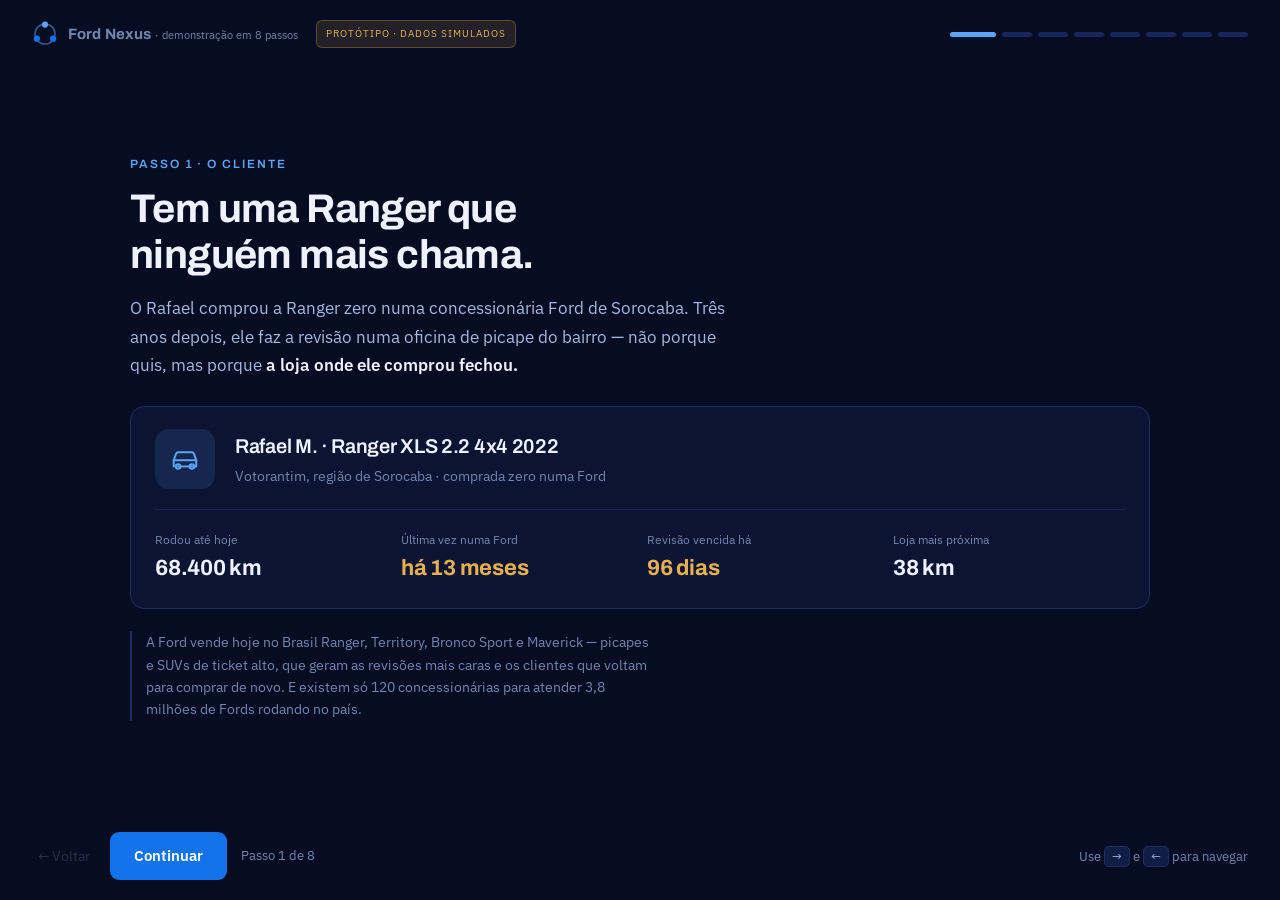
<file: index.html>
<!doctype html>
<html lang="pt-BR">
<head>
<meta charset="utf-8">
<meta name="viewport" content="width=device-width, initial-scale=1">
<title>Ford Nexus em 8 passos</title>
<meta name="description" content="Demonstração guiada: do carro que ninguém mais chama até o resultado em doze meses. Projeto acadêmico FIAP — dados simulados.">
<meta name="color-scheme" content="dark">
<meta name="theme-color" content="#060C22">

<meta property="og:type" content="website">
<meta property="og:title" content="Ford Nexus em 8 passos">
<meta property="og:description" content="Demonstração guiada de uma camada de dados para o pós-venda. Projeto acadêmico FIAP — dados simulados.">
<meta name="twitter:card" content="summary">

<link rel="icon" href="data:image/svg+xml,%3Csvg xmlns='http://www.w3.org/2000/svg' viewBox='0 0 26 26'%3E%3Crect width='26' height='26' rx='6' fill='%23060C22'/%3E%3Ccircle cx='13' cy='13' r='8' fill='none' stroke='%235AA5F7' stroke-width='1.6' opacity='.5'/%3E%3Ccircle cx='13' cy='5.2' r='2.6' fill='%235AA5F7'/%3E%3Ccircle cx='19.8' cy='16.8' r='2.6' fill='%231273EC'/%3E%3Ccircle cx='6.2' cy='16.8' r='2.6' fill='%231273EC'/%3E%3C/svg%3E">

<link rel="preconnect" href="https://fonts.googleapis.com">
<link rel="preconnect" href="https://fonts.gstatic.com" crossorigin>
<link rel="stylesheet" href="https://fonts.googleapis.com/css2?family=Archivo:wght@500;600;700&family=IBM+Plex+Sans:wght@400;500;600&display=swap">
<link rel="stylesheet" href="assets/demo.css">
</head>
<body>

<div class="wrap">
  <header class="top">
    <div class="mark">
      <svg width="26" height="26" viewBox="0 0 26 26" aria-hidden="true">
        <circle cx="13" cy="13" r="10" fill="none" stroke="#5AA5F7" stroke-width="1.6" opacity=".5"/>
        <circle cx="13" cy="3.6" r="3.1" fill="#5AA5F7"/>
        <circle cx="21.1" cy="17.7" r="3.1" fill="#1273EC"/>
        <circle cx="4.9" cy="17.7" r="3.1" fill="#1273EC"/>
      </svg>
      <span><b>Ford Nexus</b> <span>· demonstração em 8 passos</span></span>
    </div>
    <span class="tagd">Protótipo · dados simulados</span>
    <nav class="steps" id="dots" aria-label="Passos"></nav>
  </header>

  <main class="stage">

    <!-- 1 -->
    <section class="step on" id="s1">
      <div class="kicker">Passo 1 · o cliente</div>
      <h2>Tem uma Ranger que ninguém mais chama.</h2>
      <p class="lede">O Rafael comprou a Ranger zero numa concessionária Ford de Sorocaba. Três anos depois, ele faz a revisão numa oficina de picape do bairro — não porque quis, mas porque <b>a loja onde ele comprou fechou.</b></p>
      <div class="after card">
        <div class="carcard">
          <span class="icon" aria-hidden="true">
            <svg width="30" height="30" viewBox="0 0 24 24" fill="none" stroke="#5AA5F7" stroke-width="1.6" stroke-linecap="round" stroke-linejoin="round">
              <path d="M3 13l1.8-5.1A2 2 0 0 1 6.7 6.5h10.6a2 2 0 0 1 1.9 1.4L21 13v5h-2.5"/><path d="M3 18v-5"/><path d="M6.5 18h11"/>
              <circle cx="6.5" cy="18" r="1.8"/><circle cx="17.5" cy="18" r="1.8"/><path d="M3 13h18"/>
            </svg>
          </span>
          <div>
            <h3>Rafael M. · Ranger XLS 2.2 4x4 2022</h3>
            <p>Votorantim, região de Sorocaba · comprada zero numa Ford</p>
          </div>
        </div>
        <div class="facts">
          <div class="fact"><div class="k">Rodou até hoje</div><div class="v">68.400 km</div></div>
          <div class="fact"><div class="k">Última vez numa Ford</div><div class="v warn">há 13 meses</div></div>
          <div class="fact"><div class="k">Revisão vencida há</div><div class="v warn">96 dias</div></div>
          <div class="fact"><div class="k">Loja mais próxima</div><div class="v">38 km</div></div>
        </div>
      </div>
      <p class="foot-note">A Ford vende hoje no Brasil Ranger, Territory, Bronco Sport e Maverick — picapes e SUVs de ticket alto, que geram as revisões mais caras e os clientes que voltam para comprar de novo. E existem só 120 concessionárias para atender 3,8 milhões de Fords rodando no país.</p>
    </section>

    <!-- 2 -->
    <section class="step" id="s2">
      <div class="kicker">Passo 2 · o que já se sabe</div>
      <h2>A Ford já tem tudo sobre essa picape. Só está tudo separado.</h2>
      <p class="lede">Cada visita virou uma linha solta no sistema de uma loja. Juntas, elas dizem exatamente o que esse carro precisa hoje. <b>Nenhum dado novo precisa ser coletado.</b></p>
      <div class="after card">
        <ul class="tl">
          <li><span class="when">mai/2023</span><span class="m"><i></i></span><span><span class="what">Revisão de 10 mil km</span><span class="where">Ford Sorocaba · 12.800 km</span></span><span class="val">R$ 890</span></li>
          <li><span class="when">jan/2024</span><span class="m"><i></i></span><span><span class="what">Revisão de 30 mil km</span><span class="where">Ford Sorocaba · 29.400 km</span></span><span class="val">R$ 1.640</span></li>
          <li><span class="when">ago/2024</span><span class="m"><i></i></span><span><span class="what">Revisão de 50 mil km e troca de freios</span><span class="where">Ford Sorocaba · 47.100 km</span></span><span class="val">R$ 2.180</span></li>
          <li class="due"><span class="when">hoje</span><span class="m"><i></i></span><span><span class="what">Revisão de 70 mil km — óleo, quatro filtros e cambagem</span><span class="where">vencida há 96 dias · a Ranger pede revisão a cada 10 mil km ou 12 meses</span></span><span class="val">a fazer</span></li>
        </ul>
      </div>
      <p class="foot-note">Picape roda quase o dobro de um carro de passeio: cerca de 22 mil km por ano. Cruzando esse ritmo com a data da última visita, dá para saber em que mês a próxima revisão vence — sem precisar perguntar nada ao dono.</p>
    </section>

    <!-- 3 -->
    <section class="step" id="s3">
      <div class="kicker">Passo 3 · quem chamar</div>
      <h2>Toda manhã, a loja recebe a lista pronta.</h2>
      <p class="lede">Não é a lista inteira de clientes. São os carros que <b>precisam agora</b> e que <b>rendem para a oficina</b>, nessa ordem. O Ricardo é o primeiro da lista de hoje.</p>
      <div class="after qlist">
        <div class="qi first"><span class="p">1</span><span><span class="nm">Rafael M. · Ranger XLS 2022</span><span class="rz">revisão vencida há 96 dias · peça no estoque</span></span><span class="sc">94</span></div>
        <div class="qi"><span class="p">2</span><span><span class="nm">Camila F. · Ranger Storm 2021</span><span class="rz">filtro de escape saturado · risco de perder potência</span></span><span class="sc">91</span></div>
        <div class="qi"><span class="p">3</span><span><span class="nm">Jorge A. · Territory Titanium 2021</span><span class="rz">revisão de 60 mil km · serviço de R$ 1.620</span></span><span class="sc">89</span></div>
        <div class="qi"><span class="p">4</span><span><span class="nm">Aline R. · Maverick Lariat 2023</span><span class="rz">revisão de 30 mil km · cliente novo na marca</span></span><span class="sc">86</span></div>
        <div class="qi"><span class="p">5</span><span><span class="nm">Eduardo S. · Bronco Sport 2022</span><span class="rz">revisão de 40 mil km · sumiu há 15 meses</span></span><span class="sc">82</span></div>
      </div>
      <p class="foot-note">A nota de 0 a 100 soma quatro coisas: o quanto a revisão está atrasada, quanto o serviço rende para a oficina, a chance de a pessoa aceitar e se a peça está disponível. Picape e SUV sobem na lista porque rendem mais e o dono volta para comprar outro.</p>
    </section>

    <!-- 4 -->
    <section class="step" id="s4">
      <div class="kicker">Passo 4 · por quanto</div>
      <h2>O preço vai fechado, antes da conversa começar.</h2>
      <p class="lede">O sistema sabe quanto a oficina de picape do bairro cobra pela mesma revisão. A oferta sai <b>abaixo da tabela da loja</b> e ainda um pouco acima do independente — e essa diferença tem nome.</p>
      <div class="after prices">
        <div class="pc"><div class="k">Tabela da loja</div><div class="v">R$ 2.480</div><div class="s">é o que ele pagaria indo na loja sem falar com ninguém antes</div></div>
        <div class="pc"><div class="k">Oficina de picape do bairro</div><div class="v">R$ 1.890</div><div class="s">peça de linha, sem garantia da marca, sem registro no carro</div></div>
        <div class="pc win"><div class="k">A oferta que ele recebe</div><div class="v">R$ 2.190</div><div class="s">peça original, 12 meses de garantia e o serviço registrado no chassi</div></div>
      </div>
      <p class="foot-note">45% dos donos de carro dizem estar insatisfeitos com a concessionária, e o motivo número um é custo inesperado. Numa revisão de picape, onde a conta passa de R$ 2 mil, essa insegurança pesa ainda mais — e preço fechado antes da conversa é o que a resolve.</p>
    </section>

    <!-- 5 -->
    <section class="step" id="s5">
      <div class="kicker">Passo 5 · em que dia</div>
      <h2>O horário oferecido é onde tem elevador vazio e peça pronta.</h2>
      <div class="two after">
        <div>
          <p class="lede" style="margin-top:0">Terça de manhã a oficina está pela metade. A hora do elevador custa a mesma coisa cheia ou vazia — <b>parada, ela simplesmente vence.</b></p>
          <div class="card" style="margin-top:20px">
            <div style="display:flex;gap:14px;align-items:center;justify-content:space-between;flex-wrap:wrap">
              <div><div style="font-size:15px;font-weight:500">Kit de revisão 70 mil km · Ranger 2.2</div>
              <div style="font-size:13px;color:var(--ink-3);margin-top:3px">óleo, filtro de óleo, ar, combustível e cabine · 3 kits na prateleira</div></div>
              <span class="pill ok">No estoque</span>
            </div>
          </div>
          <p class="foot-note" style="margin-top:18px">Quando a peça não está na loja, ela leva 3 dias para chegar. Por isso o pedido sai antes de o cliente confirmar: o trânsito acontece enquanto o carro ainda está na rua, e não com ele parado na oficina.</p>
        </div>
        <div>
          <div class="week" id="week"></div>
          <p class="foot-note" style="margin-top:18px">A oferta vai propor <b style="color:var(--ink)">terça, 09:30</b> — o buraco mais próximo com a peça garantida.</p>
        </div>
      </div>
    </section>

    <!-- 6 -->
    <section class="step" id="s6">
      <div class="kicker">Passo 6 · a conversa</div>
      <h2>Ele recebe no WhatsApp que já usa todo dia.</h2>
      <div class="two after">
        <div class="phone">
          <div class="pt"><div class="pav">FN</div><div><b>Ford Sorocaba — Serviços</b><span>conta comercial verificada</span></div></div>
          <div class="pb" id="chat"></div>
        </div>
        <div>
          <p class="lede" style="margin-top:0">Nenhum aplicativo para instalar, nenhum cadastro. A conversa é a parte visível — <b>tudo o que apareceu nos passos anteriores já tinha sido decidido antes de a primeira mensagem sair.</b></p>
          <p class="foot-note">O agente marca horário, oferece preço aprovado e remarca quem faltou. Ele não diagnostica, não promete prazo de reparo e não fala com quem pediu para não ser contatado — isso fica com o mecânico e com as regras da loja.</p>
          <p class="foot-note">97% dos brasileiros abrem o WhatsApp todos os dias. Um aplicativo novo é aberto por 4% das pessoas trinta dias depois de instalado.</p>
        </div>
      </div>
    </section>

    <!-- 7 -->
    <section class="step" id="s7">
      <div class="kicker">Passo 7 · o que mudou</div>
      <h2>Uma Ranger voltou — e a terça ficou mais cheia.</h2>
      <p class="lede">Parece pouco olhando um cliente. É exatamente por isso que precisa ser automático: <b>a mesma conversa acontece com centenas de carros por semana, em todas as lojas ao mesmo tempo.</b></p>
      <div class="after deltas">
        <div class="dl-card"><div class="k">Oficina na terça</div><div class="v"><em>61%</em></div><div class="from">estava em 52% de ocupação</div></div>
        <div class="dl-card"><div class="k">Serviço faturado</div><div class="v">R$ 2.190</div><div class="from">que iria para a oficina do bairro</div></div>
        <div class="dl-card"><div class="k">Custo para conseguir isso</div><div class="v">R$ 66</div><div class="from">3% do serviço, só quando a loja fatura</div></div>
        <div class="dl-card"><div class="k">Histórico do carro</div><div class="v"><em>+1</em></div><div class="from">registro a mais no chassi da Ranger</div></div>
      </div>
      <p class="foot-note">A Ranger do Rafael é 2022, e picape costuma ser trocada entre o quarto e o quinto ano. Ele entra na janela de recompra no ano que vem — e quem manteve o histórico dentro da rede é exatamente quem a Ford consegue chamar primeiro, pelo nome, com o valor de troca já calculado.</p>
    </section>

    <!-- 8 -->
    <section class="step tight" id="s8">
      <div class="kicker">Passo 8 · em doze meses</div>
      <h2>De cada R$ 10 de manutenção, quantos ficam na Ford?</h2>
      <p class="lede">Hoje são cerca de <b>R$ 3</b>. O resto vai para oficina independente. Com o Nexus rodando por um ano na simulação, sobe para <b>R$ 4,20</b> — e o grupo sem contato ficou onde estava. Em picape, cada ponto desses vale três vezes mais.</p>
      <div class="after card">
        <div class="legend">
          <span class="lg"><i style="background:var(--s-a)"></i>Clientes que receberam as ofertas</span>
          <span class="lg"><i style="background:var(--s-b)"></i>Grupo que não recebeu nada</span>
        </div>
        <div class="chartbox"><div id="chart"></div><div class="tip" id="tip"></div></div>
      </div>
      <p class="foot-note">Deixar 10% da base sem contato é o que prova que o ganho veio da ferramenta, e não da época do ano. Valores simulados a partir das nossas premissas, declaradas como premissa.</p>
      <div class="endlinks">
        <a class="go go-panel" href="painel.html">Abrir o painel completo, com todos os detalhes →</a>
      </div>
    </section>

  </main>

  <nav class="nav">
    <button class="back" id="back" disabled>← Voltar</button>
    <button class="go" id="next">Continuar</button>
    <span class="count" id="count">Passo 1 de 8</span>
    <span class="keys">Use <kbd>→</kbd> e <kbd>←</kbd> para navegar</span>
  </nav>
</div>

<script src="assets/demo.js"></script>
</body>
</html>
</file>
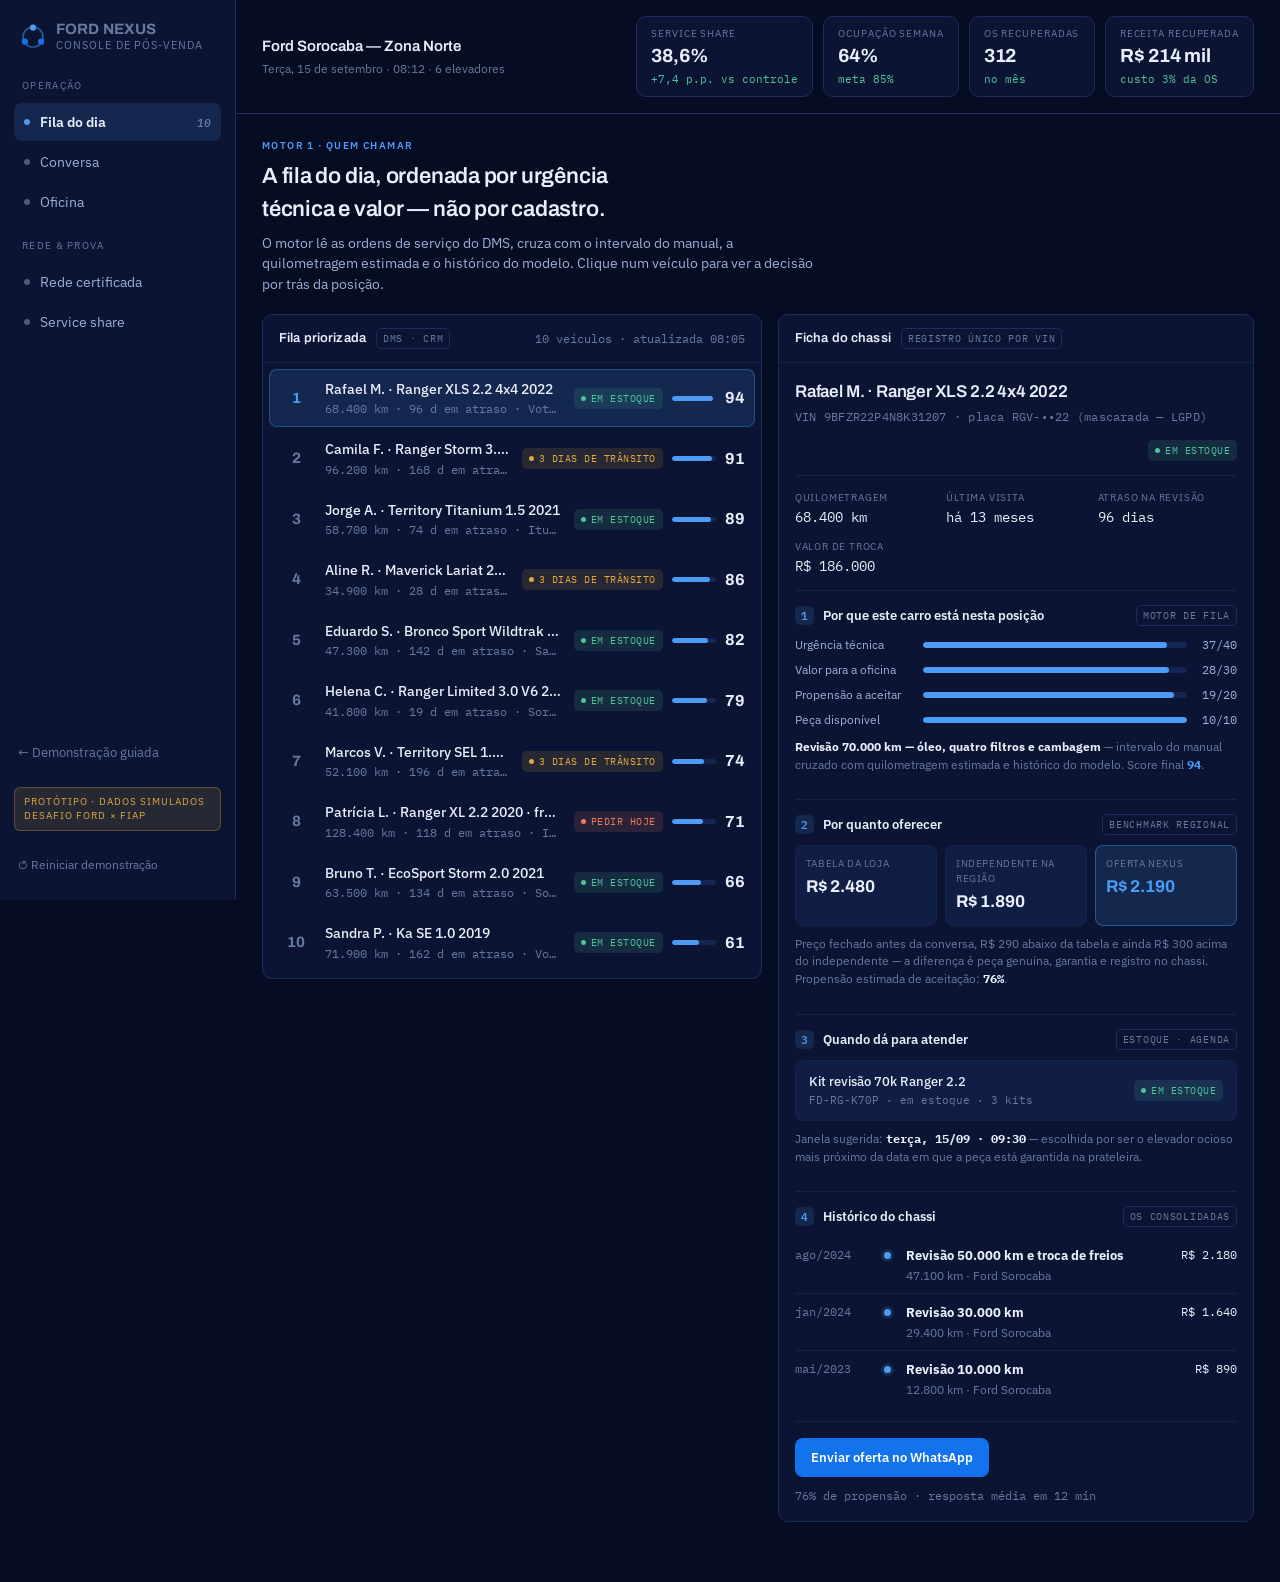
<file: painel.html>
<!doctype html>
<html lang="pt-BR">
<head>
<meta charset="utf-8">
<meta name="viewport" content="width=device-width, initial-scale=1">
<title>Ford Nexus — painel completo</title>
<meta name="description" content="Protótipo de console de pós-venda: fila do dia por urgência técnica, motor de preço regional, reserva antecipada de peça e prova de service share com grupo de controle. Projeto acadêmico FIAP — dados simulados.">
<meta name="color-scheme" content="dark">
<meta name="theme-color" content="#060C22">

<meta property="og:type" content="website">
<meta property="og:title" content="Ford Nexus Console">
<meta property="og:description" content="Protótipo de console de pós-venda operado por dados. Projeto acadêmico FIAP — dados simulados.">
<meta name="twitter:card" content="summary">

<link rel="icon" href="data:image/svg+xml,%3Csvg xmlns='http://www.w3.org/2000/svg' viewBox='0 0 26 26'%3E%3Crect width='26' height='26' rx='6' fill='%23060C22'/%3E%3Ccircle cx='13' cy='13' r='8' fill='none' stroke='%234D9BF5' stroke-width='1.6' opacity='.5'/%3E%3Ccircle cx='13' cy='5.2' r='2.6' fill='%234D9BF5'/%3E%3Ccircle cx='19.8' cy='16.8' r='2.6' fill='%231273EC'/%3E%3Ccircle cx='6.2' cy='16.8' r='2.6' fill='%231273EC'/%3E%3C/svg%3E">

<link rel="preconnect" href="https://fonts.googleapis.com">
<link rel="preconnect" href="https://fonts.gstatic.com" crossorigin>
<link rel="stylesheet" href="https://fonts.googleapis.com/css2?family=Archivo:wght@500;600;700&family=IBM+Plex+Mono:wght@400;500;600&family=IBM+Plex+Sans:wght@400;500;600&display=swap">
<link rel="stylesheet" href="assets/styles.css">
</head>
<body>

<div class="app">
  <aside class="rail">
    <div class="brand">
      <svg width="26" height="26" viewBox="0 0 26 26" aria-hidden="true">
        <circle cx="13" cy="13" r="10" fill="none" stroke="#4D9BF5" stroke-width="1.6" opacity=".5"/>
        <circle cx="13" cy="3.6" r="3.1" fill="#4D9BF5"/>
        <circle cx="21.1" cy="17.7" r="3.1" fill="#1273EC"/>
        <circle cx="4.9" cy="17.7" r="3.1" fill="#1273EC"/>
      </svg>
      <span><b>Ford Nexus</b><span>Console de pós-venda</span></span>
    </div>

    <nav class="nav" aria-label="Seções">
      <div class="nav-label">Operação</div>
      <button data-view="fila" aria-current="true"><i class="dot"></i>Fila do dia<em class="badge num" id="navQueueCount">10</em></button>
      <button data-view="conversa"><i class="dot"></i>Conversa</button>
      <button data-view="oficina"><i class="dot"></i>Oficina</button>
      <div class="nav-label" style="padding-top:14px">Rede &amp; prova</div>
      <button data-view="rede"><i class="dot"></i>Rede certificada</button>
      <button data-view="prova"><i class="dot"></i>Service share</button>
    </nav>

    <div class="rail-foot">
      <a class="rail-link" href="index.html">← Demonstração guiada</a>
      <p class="demo-chip">Protótipo · dados simulados<br>Desafio Ford × FIAP</p>
      <button class="reset" id="resetBtn">↺ Reiniciar demonstração</button>
    </div>
  </aside>

  <div class="main">
    <header class="topbar">
      <div class="who">
        <b>Ford Sorocaba — Zona Norte</b>
        <span>Terça, 15 de setembro · 08:12 · 6 elevadores</span>
      </div>
      <div class="kpis">
        <div class="kpi"><div class="k">Service share</div><div class="v num" id="kShare">38,6%</div><div class="d mono" id="kShareD">+7,4 p.p. vs controle</div></div>
        <div class="kpi"><div class="k">Ocupação semana</div><div class="v num" id="kOcc">64%</div><div class="d mono">meta 85%</div></div>
        <div class="kpi"><div class="k">OS recuperadas</div><div class="v num" id="kOs">312</div><div class="d mono">no mês</div></div>
        <div class="kpi"><div class="k">Receita recuperada</div><div class="v num" id="kRev">R$ 214 mil</div><div class="d mono" id="kRevD">custo 3% da OS</div></div>
      </div>
    </header>

    <!-- ============ FILA ============ -->
    <section class="view on" id="v-fila">
      <div class="vh">
        <div class="eyebrow">Motor 1 · quem chamar</div>
        <h2>A fila do dia, ordenada por urgência técnica e valor — não por cadastro.</h2>
        <p>O motor lê as ordens de serviço do DMS, cruza com o intervalo do manual, a quilometragem estimada e o histórico do modelo. Clique num veículo para ver a decisão por trás da posição.</p>
      </div>

      <div class="cols">
        <div class="panel">
          <div class="panel-h">
            <h3>Fila priorizada</h3>
            <span class="src">DMS · CRM</span>
            <span class="sub" id="queueMeta">10 veículos · atualizada 08:05</span>
          </div>
          <ul class="q" id="queue"></ul>
        </div>

        <div class="panel" id="detail"></div>
      </div>
    </section>

    <!-- ============ CONVERSA ============ -->
    <section class="view" id="v-conversa">
      <div class="vh">
        <div class="eyebrow">A camada visível</div>
        <h2>A conversa sai no WhatsApp que o cliente já usa. A decisão veio de antes.</h2>
        <p>Nenhum aplicativo para instalar. A oferta já chega com serviço, preço fechado e horário em que a peça existe — por isso não há "custo inesperado" depois.</p>
      </div>
      <div class="chat-wrap">
        <div class="phone">
          <div class="ph-top">
            <div class="ph-av">FN</div>
            <div><b>Ford Sorocaba — Serviços</b><span>conta comercial verificada</span></div>
          </div>
          <div class="ph-body" id="chat"></div>
          <div class="ph-foot" id="chatFoot">Selecione um veículo na fila para gerar a oferta.</div>
        </div>
        <div class="panel">
          <div class="panel-h"><h3>O que o agente pode e não pode fazer</h3><span class="src">Regras</span></div>
          <div class="dbody">
            <ul class="tl" id="rules">
              <li><span class="d mono">Pode</span><span class="m"><i></i></span><span><b>Oferecer preço fechado</b><span class="s">dentro da faixa aprovada pela concessionária para aquele serviço e região</span></span><span class="val"></span></li>
              <li><span class="d mono">Pode</span><span class="m"><i></i></span><span><b>Negociar horário</b><span class="s">apenas em janelas com elevador livre e peça disponível na data</span></span><span class="val"></span></li>
              <li><span class="d mono">Pode</span><span class="m"><i></i></span><span><b>Remarcar e recuperar falta</b><span class="s">até duas tentativas, respeitando o opt-out registrado no consentimento</span></span><span class="val"></span></li>
              <li><span class="d mono">Não pode</span><span class="m out"><i></i></span><span><b>Diagnosticar ou prometer prazo de reparo</b><span class="s">diagnóstico é do mecânico certificado; o agente marca, não avalia</span></span><span class="val"></span></li>
              <li><span class="d mono">Não pode</span><span class="m out"><i></i></span><span><b>Contatar quem não consentiu</b><span class="s">consentimento granular preso ao VIN, revogável na própria conversa</span></span><span class="val"></span></li>
            </ul>
          </div>
        </div>
      </div>
    </section>

    <!-- ============ OFICINA ============ -->
    <section class="view" id="v-oficina">
      <div class="vh">
        <div class="eyebrow">Motores 2 e 3 · quando e com que peça</div>
        <h2>O elevador vazio é capacidade que vence no fim do dia.</h2>
        <p>O otimizador trata a agenda como estoque perecível: encaixa o cliente certo no buraco certo e dispara a peça antes da confirmação, para que o trânsito de 3 dias aconteça enquanto o carro ainda está na rua.</p>
      </div>

      <div class="panel" style="margin-bottom:16px">
        <div class="panel-h"><h3>Agenda da semana</h3><span class="src">DMS · capacidade</span><span class="sub" id="occMeta">ocupação média 64% · meta 85%</span></div>
        <div class="dbody"><div class="week" id="week"></div></div>
        <p class="notes">O buraco de terça de manhã é o alvo do motor de agenda: é onde a hora de elevador custa o mesmo e rende zero. Cada confirmação preenche primeiro o vale, não a segunda-feira que já está cheia.</p>
      </div>

      <div class="grid2">
        <div class="panel">
          <div class="panel-h"><h3>Peças pré-posicionadas</h3><span class="src">Estoque · giro</span></div>
          <div class="tscroll"><table class="wtable">
            <thead><tr><th>Peça</th><th>Código</th><th>Situação</th><th style="text-align:right">Para</th></tr></thead>
            <tbody id="partsTable"></tbody>
          </table></div>
          <p class="notes">A reserva é disparada pela previsão de agendamento, não pela confirmação. Se o cliente não fechar, a peça volta para o giro normal em 5 dias — o risco é de estoque, não de venda perdida.</p>
        </div>

        <div class="panel">
          <div class="panel-h"><h3>Ocupação por dia</h3><span class="src">Horas de elevador</span></div>
          <div class="chart-wrap"><div id="occChart"></div></div>
          <p class="notes">Horas vendidas sobre horas disponíveis, seis elevadores. A linha tracejada é a meta de 85% acordada com a concessionária no piloto.</p>
        </div>
      </div>
    </section>

    <!-- ============ REDE ============ -->
    <section class="view" id="v-rede">
      <div class="vh">
        <div class="eyebrow">V2 · onde não há mais loja</div>
        <h2>A certificação é do mecânico. A oficina é só o endereço onde ele trabalha.</h2>
        <p>Nos bairros sem concessionária, o padrão técnico Ford continua sendo o produto: mecânico treinado e aprovado pela marca, peça genuína, checklist e preço tabelado. Cada serviço volta para o mesmo registro de chassi.</p>
      </div>

      <div class="grid2">
        <div class="panel">
          <div class="panel-h"><h3>Rede na região de Sorocaba</h3><span class="src">Cadastro</span><span class="sub">6 pontos · raio 45 km</span></div>
          <div class="tscroll"><table class="wtable">
            <thead><tr><th>Oficina · bairro</th><th>Mecânicos certificados</th><th>OS no mês</th><th>Situação</th></tr></thead>
            <tbody id="netTable"></tbody>
          </table></div>
          <p class="notes">A concessionária da região é a distribuidora de peça genuína desses pontos e participa da receita — troca um serviço simples que já havia perdido por volume de peça que hoje não enxerga.</p>
        </div>

        <div class="panel">
          <div class="panel-h"><h3>Checklist de certificação</h3><span class="src">Padrão Ford</span></div>
          <div class="dbody">
            <ul class="tl" id="certList"></ul>
          </div>
          <p class="notes">Sem os cinco itens, o ponto não recebe selo e o serviço feito nele não entra no histórico do chassi. A auditoria é trimestral e amostral.</p>
        </div>
      </div>
    </section>

    <!-- ============ PROVA ============ -->
    <section class="view" id="v-prova">
      <div class="vh">
        <div class="eyebrow">A prova</div>
        <h2>Service share medido por coorte de chassi, contra um grupo que não recebe nada.</h2>
        <p>10% da base é sorteada e fica sem contato durante todo o piloto. Sem esse holdout, qualquer alta de receita poderia ser sazonalidade — e não prova nada.</p>
      </div>

      <div class="panel" style="margin-bottom:16px">
        <div class="panel-h">
          <h3>Service share por coorte · 12 meses</h3>
          <span class="src">Simulação</span>
          <span class="sub">% das manutenções do carro feitas dentro da rede Ford</span>
        </div>
        <div class="legend">
          <span class="lg"><i style="background:var(--s-nexus)"></i>Grupo Nexus (n = 9.400 chassis)</span>
          <span class="lg"><i style="background:var(--s-control)"></i>Grupo de controle (n = 1.045, sem contato)</span>
        </div>
        <div class="chart-wrap"><div id="shareChart"></div><div class="tip" id="tip"></div></div>
        <p class="notes">Resultado simulado a partir das premissas do modelo — não é medição de campo. A meta contratada no piloto é de +8 p.p. em 12 meses; a simulação chega a +10,9 p.p. As premissas de ticket (R$ 600) e frequência (1,5 manutenção/ano) são nossas e estão declaradas como premissa.</p>
      </div>

      <div class="grid2">
        <div class="panel">
          <div class="panel-h"><h3>Leitura do piloto aos 12 meses</h3><span class="src">Coorte</span></div>
          <div class="tscroll"><table class="wtable">
            <thead><tr><th>Indicador</th><th style="text-align:right">Nexus</th><th style="text-align:right">Controle</th><th style="text-align:right">Delta</th></tr></thead>
            <tbody id="abTable"></tbody>
          </table></div>
        </div>
        <div class="panel">
          <div class="panel-h"><h3>O que ainda pode derrubar isso</h3><span class="src">Riscos</span></div>
          <div class="dbody"><ul class="tl" id="riskList"></ul></div>
        </div>
      </div>
    </section>
  </div>
</div>

<div class="toast" id="toast" role="status" aria-live="polite"></div>

<script src="assets/data.js"></script>
<script src="assets/app.js"></script>
</body>
</html>
</file>
<file: assets/demo.css>
:root{
  --bg:#060C22; --surface:#0B1533; --surface-2:#101D44; --surface-3:#16255A;
  --line:#1E2E60; --line-soft:#18244E;
  --ink:#EDF2FD; --ink-2:#A6B8DC; --ink-3:#7286AD;
  --accent:#5AA5F7; --accent-deep:#1273EC; --accent-dim:rgba(90,165,247,.13);
  --s-a:#3486E6; --s-b:#BC7A28;
  --ok:#5BCBA2; --ok-bg:rgba(91,203,162,.13);
  --warn:#E5B052; --warn-bg:rgba(229,176,82,.13);
  --fd:"Archivo",system-ui,sans-serif;
  --fb:"IBM Plex Sans",system-ui,sans-serif;
}
*{box-sizing:border-box}
body{margin:0;background:var(--bg);color:var(--ink);font-family:var(--fb);font-size:16px;line-height:1.6;-webkit-font-smoothing:antialiased}
button{font:inherit;color:inherit;background:none;border:none;cursor:pointer}
:focus-visible{outline:2px solid var(--accent);outline-offset:3px;border-radius:6px}
h1,h2,h3{font-family:var(--fd);margin:0;text-wrap:balance;letter-spacing:-.015em}
.num{font-variant-numeric:tabular-nums}

/* ---------- shell ---------- */
.wrap{min-height:100vh;display:flex;flex-direction:column}
.top{padding:20px 32px 0;display:flex;align-items:center;gap:18px;flex-wrap:wrap}
.mark{display:flex;align-items:center;gap:10px;flex:none}
.mark b{font-family:var(--fd);font-weight:700;font-size:15px;letter-spacing:.01em}
.mark span{font-size:11px;color:var(--ink-3)}
.steps{display:flex;gap:6px;margin-left:auto;flex-wrap:wrap}
.steps button{width:30px;height:5px;border-radius:3px;background:var(--surface-3);transition:background .2s,width .2s}
.steps button:hover{background:var(--line)}
.steps button.done{background:var(--accent-deep)}
.steps button.now{background:var(--accent);width:46px}
.tagd{font-size:10px;letter-spacing:.1em;text-transform:uppercase;color:var(--warn);background:var(--warn-bg);border:1px solid rgba(229,176,82,.3);border-radius:6px;padding:5px 9px;flex:none}

.stage{flex:1;display:flex;align-items:center;justify-content:center;padding:26px 32px 16px}
.step{display:none;width:100%;max-width:1020px}
.step.on{display:block;animation:enter .34s cubic-bezier(.2,.7,.3,1) both}
@keyframes enter{from{opacity:0;transform:translateY(14px)}to{opacity:1;transform:none}}
.kicker{font-family:var(--fd);font-size:12px;font-weight:600;letter-spacing:.16em;text-transform:uppercase;color:var(--accent);margin-bottom:12px}
.step h2{font-size:clamp(26px,3.4vw,40px);font-weight:700;line-height:1.15;max-width:26ch}
.step.tight h2{font-size:clamp(24px,2.7vw,33px);max-width:30ch}
.step.tight .lede{font-size:16.5px;margin-top:13px}
.step.tight .after{margin-top:20px}
.step.tight .card{padding:18px 20px}
.step.tight .foot-note{margin-top:16px;font-size:13.5px}
.lede{font-size:clamp(16px,1.35vw,19px);color:var(--ink-2);margin:16px 0 0;max-width:62ch;line-height:1.65}
.lede b{color:var(--ink);font-weight:600}
.after{margin-top:26px}
.foot-note{margin-top:22px;font-size:14px;color:var(--ink-3);max-width:66ch;border-left:2px solid var(--line);padding-left:14px;line-height:1.6}

/* ---------- nav ---------- */
.nav{padding:0 32px 20px;display:flex;align-items:center;gap:14px;flex-wrap:wrap}
.count{font-size:13px;color:var(--ink-3);font-variant-numeric:tabular-nums}
.keys{font-size:12.5px;color:var(--ink-3);margin-left:auto}
.keys kbd{font-family:var(--fb);font-size:11.5px;background:var(--surface-2);border:1px solid var(--line);border-radius:5px;padding:2px 7px;color:var(--ink-2)}
.go{background:var(--accent-deep);color:#fff;font-weight:600;font-size:15px;padding:12px 24px;border-radius:9px;transition:background .15s,border-color .15s,color .15s}
.go:hover{background:var(--accent)}
.go.go-outline{background:none;border:1px solid var(--line);color:var(--ink-2)}
.go.go-outline:hover{background:none;border-color:var(--ink-3);color:var(--ink)}
.back{color:var(--ink-3);font-size:14px;padding:10px 6px}
.back:hover{color:var(--ink)}
.back[disabled]{opacity:.3;cursor:default}

/* ---------- blocos ---------- */
.card{background:var(--surface);border:1px solid var(--line);border-radius:14px;padding:22px 24px}
.row{display:grid;gap:16px;grid-template-columns:repeat(auto-fit,minmax(210px,1fr))}
.two{display:grid;gap:24px;grid-template-columns:minmax(0,1fr) minmax(0,1fr);align-items:start}

.carcard{display:flex;gap:20px;align-items:center;flex-wrap:wrap}
.carcard .icon{width:60px;height:60px;border-radius:14px;background:var(--accent-dim);display:grid;place-items:center;flex:none}
.carcard h3{font-size:20px;font-weight:600}
.carcard p{margin:3px 0 0;color:var(--ink-3);font-size:14px}

.facts{display:grid;gap:14px;grid-template-columns:repeat(auto-fit,minmax(150px,1fr));margin-top:20px;padding-top:20px;border-top:1px solid var(--line-soft)}
.fact .k{font-size:12px;color:var(--ink-3)}
.fact .v{font-family:var(--fd);font-weight:700;font-size:22px;margin-top:2px;font-variant-numeric:tabular-nums;letter-spacing:-.01em}
.fact .v.warn{color:var(--warn)}

.tl{list-style:none;margin:0;padding:0}
.tl li{display:grid;grid-template-columns:88px 12px minmax(0,1fr) auto;gap:14px;align-items:start;padding:13px 0}
.tl li+li{border-top:1px solid var(--line-soft)}
.tl .when{font-size:13.5px;color:var(--ink-3)}
.tl .m{padding-top:7px}
.tl .m i{display:block;width:8px;height:8px;border-radius:50%;background:var(--accent);box-shadow:0 0 0 4px rgba(90,165,247,.13)}
.tl li.due .m i{background:var(--warn);box-shadow:0 0 0 4px rgba(229,176,82,.15)}
.tl .what{font-size:15px;font-weight:500}
.tl .where{display:block;font-size:13px;color:var(--ink-3);margin-top:2px}
.tl .val{font-size:14px;color:var(--ink-2);font-variant-numeric:tabular-nums;white-space:nowrap}

.qlist{display:flex;flex-direction:column;gap:9px}
.qi{display:grid;grid-template-columns:30px minmax(0,1fr) auto;gap:16px;align-items:center;background:var(--surface);border:1px solid var(--line);border-radius:11px;padding:12px 18px}
.qi.first{border-color:rgba(90,165,247,.5);background:linear-gradient(90deg,var(--accent-dim),var(--surface) 62%)}
.qi .p{font-family:var(--fd);font-weight:700;font-size:17px;color:var(--ink-3);text-align:center}
.qi.first .p{color:var(--accent)}
.qi .nm{font-size:15.5px;font-weight:500}
.qi .rz{font-size:13px;color:var(--ink-3);margin-top:2px}
.qi .sc{font-family:var(--fd);font-weight:700;font-size:21px;font-variant-numeric:tabular-nums}
.qi.first .sc{color:var(--accent)}

.prices{display:grid;gap:14px;grid-template-columns:repeat(auto-fit,minmax(190px,1fr))}
.pc{background:var(--surface);border:1px solid var(--line);border-radius:13px;padding:20px}
.pc.win{border-color:rgba(90,165,247,.55);background:var(--accent-dim)}
.pc .k{font-size:13px;color:var(--ink-3)}
.pc .v{font-family:var(--fd);font-weight:700;font-size:clamp(26px,3vw,34px);margin-top:6px;font-variant-numeric:tabular-nums;letter-spacing:-.02em}
.pc.win .v{color:var(--accent)}
.pc .s{font-size:13px;color:var(--ink-3);margin-top:6px;line-height:1.5}

.pill{display:inline-flex;align-items:center;gap:7px;font-size:13px;padding:6px 12px;border-radius:7px}
.pill::before{content:"";width:7px;height:7px;border-radius:50%;background:currentColor}
.pill.ok{color:var(--ok);background:var(--ok-bg)}
.pill.warn{color:var(--warn);background:var(--warn-bg)}

.week{display:grid;grid-template-columns:repeat(5,minmax(0,1fr));gap:10px}
.dy{background:var(--surface);border:1px solid var(--line);border-radius:11px;padding:14px 12px;text-align:center}
.dy.hole{border-color:rgba(229,176,82,.5);background:var(--warn-bg)}
.dy .dn{font-family:var(--fd);font-size:13px;font-weight:600}
.dy .dv{font-family:var(--fd);font-weight:700;font-size:23px;margin-top:8px;font-variant-numeric:tabular-nums;transition:color .4s}
.dy.hole .dv{color:var(--warn)}
.dy .dl{font-size:11.5px;color:var(--ink-3);margin-top:2px}
.dy .trk{height:6px;border-radius:3px;background:var(--surface-3);margin-top:10px;overflow:hidden}
.dy .trk i{display:block;height:100%;background:var(--accent);border-radius:3px;transition:width .7s cubic-bezier(.2,.7,.3,1)}
.dy.hole .trk i{background:var(--warn)}

/* chat */
.phone{background:var(--surface);border:1px solid var(--line);border-radius:16px;overflow:hidden;display:flex;flex-direction:column;height:420px;max-width:420px}
.pt{padding:13px 16px;border-bottom:1px solid var(--line);display:flex;align-items:center;gap:11px;background:var(--surface-2)}
.pav{width:34px;height:34px;border-radius:50%;background:var(--accent-dim);color:var(--accent);display:grid;place-items:center;font-family:var(--fd);font-weight:700;font-size:12px;flex:none}
.pt b{font-size:14px;display:block}.pt span{font-size:12px;color:var(--ok)}
.pb{flex:1;overflow-y:auto;padding:16px;display:flex;flex-direction:column;gap:10px}
.msg{max-width:82%;padding:10px 14px;border-radius:13px;font-size:14.5px;line-height:1.5;white-space:pre-line;animation:pop .22s ease-out}
@keyframes pop{from{opacity:0;transform:translateY(6px)}to{opacity:1;transform:none}}
.msg.bot{background:var(--surface-2);border:1px solid var(--line-soft);border-top-left-radius:4px;align-self:flex-start}
.msg.user{background:var(--accent-deep);color:#fff;border-top-right-radius:4px;align-self:flex-end}
.typing{align-self:flex-start;display:flex;gap:4px;padding:12px 15px;background:var(--surface-2);border-radius:13px;border-top-left-radius:4px}
.typing i{width:6px;height:6px;border-radius:50%;background:var(--ink-3);animation:blink 1.1s infinite}
.typing i:nth-child(2){animation-delay:.18s}.typing i:nth-child(3){animation-delay:.36s}
@keyframes blink{0%,60%,100%{opacity:.25}30%{opacity:1}}

.deltas{display:grid;gap:14px;grid-template-columns:repeat(auto-fit,minmax(180px,1fr))}
.dl-card{background:var(--surface);border:1px solid var(--line);border-radius:13px;padding:20px}
.dl-card .k{font-size:13px;color:var(--ink-3)}
.dl-card .v{font-family:var(--fd);font-weight:700;font-size:clamp(24px,2.8vw,32px);margin-top:6px;font-variant-numeric:tabular-nums;letter-spacing:-.02em}
.dl-card .from{font-size:13px;color:var(--ink-3);margin-top:4px}
.dl-card .v em{font-style:normal;color:var(--ok)}

.legend{display:flex;gap:22px;flex-wrap:wrap;margin-bottom:10px}
.lg{display:flex;align-items:center;gap:8px;font-size:14px;color:var(--ink-2)}
.lg i{width:12px;height:12px;border-radius:3px;flex:none}
.chartbox{position:relative}
.tip{position:absolute;pointer-events:none;background:var(--surface-3);border:1px solid var(--line);border-radius:9px;padding:10px 13px;font-size:13.5px;opacity:0;transition:opacity .1s;z-index:5;min-width:158px}
.tip b{font-family:var(--fd);font-size:12px;display:block;margin-bottom:7px;color:var(--ink-2)}
.tip .r{display:flex;align-items:center;gap:8px;font-variant-numeric:tabular-nums}
.tip .r i{width:9px;height:9px;border-radius:2px;flex:none}
.tip .r span{margin-left:auto;font-weight:600}

.endlinks{margin-top:26px;display:flex;gap:18px;flex-wrap:wrap;align-items:center}
.endlinks .go-panel{display:inline-block;text-decoration:none;font-size:16px;padding:15px 30px;box-shadow:0 8px 24px -8px rgba(18,115,236,.55)}

@media (prefers-reduced-motion:reduce){*{animation-duration:.01ms!important;transition-duration:.01ms!important}}
@media (max-width:820px){
  .two{grid-template-columns:minmax(0,1fr)}
  .week{grid-template-columns:repeat(auto-fit,minmax(104px,1fr))}
  .top,.stage,.nav{padding-left:18px;padding-right:18px}
  .stage{padding-top:26px}
  .tl li{grid-template-columns:72px 12px minmax(0,1fr);gap:11px}
  .tl .val{grid-column:3;color:var(--ink-3);font-size:13px}
  .keys{display:none}
  .phone{height:360px;max-width:100%}
}
</file>
<file: assets/styles.css>
:root{
  --bg:#060C22; --surface:#0B1533; --surface-2:#101D44; --surface-3:#152552;
  --line:#1C2C5E; --line-soft:#16234C;
  --ink:#E9EEFA; --ink-2:#9CAFD6; --ink-3:#67799F;
  --accent:#4D9BF5; --accent-deep:#1273EC; --accent-dim:rgba(77,155,245,.14);
  --s-nexus:#3486E6; --s-control:#BC7A28;
  --ok:#4FC39A; --ok-bg:rgba(79,195,154,.13);
  --warn:#E0A93F; --warn-bg:rgba(224,169,63,.13);
  --crit:#EC7A5C; --crit-bg:rgba(236,122,92,.13);
  --r:10px; --rail:236px;
  --fd:"Archivo",system-ui,sans-serif;
  --fb:"IBM Plex Sans",system-ui,sans-serif;
  --fm:"IBM Plex Mono",ui-monospace,monospace;
}
*{box-sizing:border-box}
body{margin:0;background:var(--bg);color:var(--ink);font-family:var(--fb);font-size:14px;line-height:1.5;-webkit-font-smoothing:antialiased}
button{font:inherit;color:inherit;background:none;border:none;cursor:pointer}
:focus-visible{outline:2px solid var(--accent);outline-offset:2px;border-radius:4px}
h1,h2,h3{font-family:var(--fd);margin:0;text-wrap:balance;letter-spacing:-.01em}
.mono{font-family:var(--fm);font-variant-numeric:tabular-nums}
.num{font-variant-numeric:tabular-nums}

/* ---------- shell ---------- */
.app{display:grid;grid-template-columns:var(--rail) minmax(0,1fr);min-height:100vh}
.rail{background:var(--surface);border-right:1px solid var(--line);display:flex;flex-direction:column;padding:20px 14px;gap:24px;position:sticky;top:0;height:100vh}
.brand{display:flex;align-items:center;gap:10px;padding:0 6px}
.brand svg{flex:none}
.brand b{font-family:var(--fd);font-weight:700;font-size:15px;letter-spacing:.01em;display:block;line-height:1.2}
.brand span{font-size:10.5px;color:var(--ink-3);letter-spacing:.09em;text-transform:uppercase}
.nav{display:flex;flex-direction:column;gap:2px}
.nav-label{font-size:10px;letter-spacing:.13em;text-transform:uppercase;color:var(--ink-3);padding:0 8px 8px}
.nav button{display:flex;align-items:center;gap:10px;padding:9px 10px;border-radius:8px;color:var(--ink-2);font-size:13.5px;width:100%;text-align:left;transition:background .12s,color .12s}
.nav button:hover{background:var(--surface-2);color:var(--ink)}
.nav button[aria-current="true"]{background:var(--accent-dim);color:var(--ink);font-weight:600}
.nav button .dot{width:6px;height:6px;border-radius:50%;background:currentColor;opacity:.45;flex:none}
.nav button[aria-current="true"] .dot{background:var(--accent);opacity:1}
.nav .badge{margin-left:auto;font-family:var(--fm);font-size:11px;color:var(--ink-3)}
.rail-foot{margin-top:auto;display:flex;flex-direction:column;gap:10px}
.demo-chip{font-size:9.5px;letter-spacing:.11em;text-transform:uppercase;color:var(--warn);background:var(--warn-bg);border:1px solid rgba(224,169,63,.3);border-radius:6px;padding:7px 9px;line-height:1.45}
.reset{font-size:12px;color:var(--ink-3);text-align:left;padding:6px 4px}
.reset:hover{color:var(--accent)}

.main{min-width:0;display:flex;flex-direction:column}
.topbar{border-bottom:1px solid var(--line);padding:16px 26px;display:flex;align-items:center;gap:18px;flex-wrap:wrap;background:var(--bg);position:sticky;top:0;z-index:20}
.topbar .who{display:flex;flex-direction:column;gap:2px;min-width:0}
.topbar .who b{font-family:var(--fd);font-size:15px;font-weight:600}
.topbar .who span{font-size:12px;color:var(--ink-3)}
.kpis{display:flex;gap:10px;margin-left:auto;flex-wrap:wrap}
.kpi{background:var(--surface);border:1px solid var(--line);border-radius:var(--r);padding:9px 14px;min-width:126px}
.kpi .k{font-size:10px;letter-spacing:.09em;text-transform:uppercase;color:var(--ink-3)}
.kpi .v{font-family:var(--fd);font-weight:700;font-size:19px;letter-spacing:-.01em;margin-top:1px;font-variant-numeric:tabular-nums}
.kpi .d{font-size:11px;color:var(--ok);font-family:var(--fm)}
.view{padding:24px 26px 60px;display:none;min-width:0}
.view.on{display:block}
.vh{margin-bottom:20px;max-width:70ch}
.vh .eyebrow{font-size:10px;letter-spacing:.14em;text-transform:uppercase;color:var(--accent);font-weight:600;margin-bottom:7px}
.vh h2{font-size:22px;font-weight:600}
.vh p{color:var(--ink-2);margin:7px 0 0;font-size:13.5px}

/* ---------- panels ---------- */
.panel{background:var(--surface);border:1px solid var(--line);border-radius:var(--r)}
.panel-h{padding:13px 16px;border-bottom:1px solid var(--line-soft);display:flex;align-items:center;gap:10px;flex-wrap:wrap}
.panel-h h3{font-size:13px;font-weight:600;letter-spacing:.01em}
.panel-h .sub{font-size:11.5px;color:var(--ink-3);margin-left:auto;font-family:var(--fm)}
.src{font-size:10px;letter-spacing:.07em;text-transform:uppercase;color:var(--ink-3);border:1px solid var(--line);border-radius:5px;padding:2px 6px;font-family:var(--fm)}

.cols{display:grid;grid-template-columns:minmax(0,1.05fr) minmax(0,1fr);gap:16px;align-items:start}

/* ---------- queue ---------- */
.q{list-style:none;margin:0;padding:6px}
.q li+li{margin-top:2px}
.qrow{width:100%;display:grid;grid-template-columns:34px minmax(0,1fr) auto;gap:12px;align-items:center;padding:10px 10px;border-radius:8px;text-align:left;transition:background .12s}
.qrow:hover{background:var(--surface-2)}
.qrow[aria-selected="true"]{background:var(--accent-dim);box-shadow:inset 0 0 0 1px rgba(77,155,245,.35)}
.rank{font-family:var(--fd);font-weight:700;font-size:15px;color:var(--ink-3);text-align:center;font-variant-numeric:tabular-nums}
.qrow[aria-selected="true"] .rank{color:var(--accent)}
.qn{display:block;font-size:13.5px;font-weight:500;white-space:nowrap;overflow:hidden;text-overflow:ellipsis}
.qm{display:block;font-size:11.5px;color:var(--ink-3);font-family:var(--fm);white-space:nowrap;overflow:hidden;text-overflow:ellipsis;margin-top:1px}
.qs{display:flex;align-items:center;gap:9px}
.score{font-family:var(--fd);font-weight:700;font-size:16px;font-variant-numeric:tabular-nums}
.sbar{width:44px;height:5px;border-radius:3px;background:var(--surface-3);overflow:hidden}
.sbar i{display:block;height:100%;background:var(--accent);border-radius:3px}
.chip{font-size:10px;letter-spacing:.05em;text-transform:uppercase;font-family:var(--fm);padding:3px 7px;border-radius:5px;white-space:nowrap;display:inline-flex;align-items:center;gap:5px}
.chip::before{content:"";width:5px;height:5px;border-radius:50%;background:currentColor}
.chip.ok{color:var(--ok);background:var(--ok-bg)}
.chip.warn{color:var(--warn);background:var(--warn-bg)}
.chip.crit{color:var(--crit);background:var(--crit-bg)}
.q-empty{padding:34px 18px;text-align:center;color:var(--ink-3);font-size:13px}

/* ---------- detail ---------- */
.dbody{padding:16px}
.dhead{display:flex;gap:14px;align-items:flex-start;flex-wrap:wrap;padding-bottom:14px;border-bottom:1px solid var(--line-soft)}
.dhead h3{font-size:17px;font-weight:600}
.dhead .vin{font-family:var(--fm);font-size:11.5px;color:var(--ink-3);margin-top:4px;letter-spacing:.02em}
.facts{display:grid;grid-template-columns:repeat(auto-fit,minmax(108px,1fr));gap:12px;padding:14px 0;border-bottom:1px solid var(--line-soft)}
.fact .k{font-size:10px;letter-spacing:.08em;text-transform:uppercase;color:var(--ink-3)}
.fact .v{font-family:var(--fm);font-size:13.5px;margin-top:2px;font-variant-numeric:tabular-nums}

.engine{padding:14px 0;border-bottom:1px solid var(--line-soft)}
.engine:last-of-type{border-bottom:none}
.eh{display:flex;align-items:center;gap:9px;margin-bottom:10px}
.eno{width:19px;height:19px;border-radius:5px;background:var(--accent-dim);color:var(--accent);font-family:var(--fm);font-size:11px;font-weight:600;display:grid;place-items:center;flex:none}
.eh b{font-size:12.5px;font-weight:600}
.eh .src{margin-left:auto}
.bars{display:flex;flex-direction:column;gap:7px}
.bar{display:grid;grid-template-columns:118px minmax(0,1fr) 40px;gap:10px;align-items:center;font-size:12px}
.bar .bl{color:var(--ink-2)}
.bar .bt{height:6px;border-radius:3px;background:var(--surface-3);overflow:hidden}
.bar .bt i{display:block;height:100%;background:var(--accent);border-radius:3px}
.bar .bv{font-family:var(--fm);font-size:11.5px;color:var(--ink-2);text-align:right;font-variant-numeric:tabular-nums}
.price{display:grid;grid-template-columns:repeat(3,minmax(0,1fr));gap:8px}
.pcell{background:var(--surface-2);border:1px solid var(--line-soft);border-radius:8px;padding:10px}
.pcell.win{border-color:rgba(77,155,245,.4);background:var(--accent-dim)}
.pcell .k{font-size:10px;letter-spacing:.06em;text-transform:uppercase;color:var(--ink-3)}
.pcell .v{font-family:var(--fd);font-weight:700;font-size:17px;margin-top:3px;font-variant-numeric:tabular-nums}
.pcell.win .v{color:var(--accent)}
.pnote{font-size:11.5px;color:var(--ink-3);margin-top:9px;line-height:1.55}
.part{display:flex;gap:12px;align-items:center;background:var(--surface-2);border:1px solid var(--line-soft);border-radius:8px;padding:11px 13px}
.part .pi{min-width:0}
.part .pn{font-size:12.5px;font-weight:500}
.part .pc{font-family:var(--fm);font-size:11px;color:var(--ink-3);margin-top:2px}
.cta{margin-top:16px;display:flex;gap:10px;flex-wrap:wrap;align-items:center}
.btn{background:var(--accent-deep);color:#fff;font-weight:600;font-size:13px;padding:10px 16px;border-radius:8px;transition:background .12s}
.btn:hover{background:var(--accent)}
.btn.ghost{background:transparent;border:1px solid var(--line);color:var(--ink-2);font-weight:500}
.btn.ghost:hover{background:var(--surface-2);color:var(--ink)}
.btn[disabled]{opacity:.45;cursor:default}
.cta .hint{font-size:11.5px;color:var(--ink-3);font-family:var(--fm)}

/* ---------- timeline ---------- */
.tl{list-style:none;margin:0;padding:0}
.tl li{display:grid;grid-template-columns:78px 11px minmax(0,1fr) auto;gap:11px;align-items:start;padding:9px 0;font-size:12.5px}
.tl li+li{border-top:1px solid var(--line-soft)}
.tl .d{font-family:var(--fm);font-size:11.5px;color:var(--ink-3)}
.tl .m{position:relative;padding-top:6px}
.tl .m i{display:block;width:7px;height:7px;border-radius:50%;background:var(--accent);box-shadow:0 0 0 3px rgba(77,155,245,.15)}
.tl .m.out i{background:var(--s-control);box-shadow:0 0 0 3px rgba(188,122,40,.15)}
.tl b{display:block}
.tl .s{display:block;color:var(--ink-3);font-size:11.5px;margin-top:2px;line-height:1.5}
.tl .m.sev-alto i{background:var(--crit);box-shadow:0 0 0 3px rgba(236,122,92,.15)}
.tl .m.sev-med i{background:var(--warn);box-shadow:0 0 0 3px rgba(224,169,63,.15)}
.tl .val{font-family:var(--fm);font-size:12px;text-align:right;font-variant-numeric:tabular-nums;white-space:nowrap}

/* ---------- chat ---------- */
.chat-wrap{display:grid;grid-template-columns:minmax(0,360px) minmax(0,1fr);gap:16px;align-items:start}
.phone{background:var(--surface);border:1px solid var(--line);border-radius:16px;overflow:hidden;display:flex;flex-direction:column;height:560px}
.ph-top{padding:12px 14px;border-bottom:1px solid var(--line);display:flex;align-items:center;gap:10px;background:var(--surface-2)}
.ph-av{width:32px;height:32px;border-radius:50%;background:var(--accent-dim);color:var(--accent);display:grid;place-items:center;font-family:var(--fd);font-weight:700;font-size:12px;flex:none}
.ph-top b{font-size:13px;font-weight:600;display:block}
.ph-top span{font-size:11px;color:var(--ok)}
.ph-body{flex:1;overflow-y:auto;padding:14px;display:flex;flex-direction:column;gap:9px}
.msg{max-width:80%;padding:9px 12px;border-radius:12px;font-size:13px;line-height:1.5;white-space:pre-line;animation:pop .22s ease-out}
@keyframes pop{from{opacity:0;transform:translateY(5px)}to{opacity:1;transform:none}}
.msg.bot{background:var(--surface-2);border:1px solid var(--line-soft);border-top-left-radius:4px;align-self:flex-start}
.msg.user{background:var(--accent-deep);color:#fff;border-top-right-radius:4px;align-self:flex-end}
.msg .t{display:block;font-family:var(--fm);font-size:9.5px;opacity:.6;margin-top:4px}
.msg.sys{align-self:center;max-width:100%;background:transparent;border:1px dashed var(--line);color:var(--ink-3);font-family:var(--fm);font-size:11px;text-align:center;padding:7px 11px}
.typing{align-self:flex-start;display:flex;gap:3px;padding:11px 13px;background:var(--surface-2);border-radius:12px;border-top-left-radius:4px}
.typing i{width:5px;height:5px;border-radius:50%;background:var(--ink-3);animation:blink 1.1s infinite}
.typing i:nth-child(2){animation-delay:.18s}.typing i:nth-child(3){animation-delay:.36s}
@keyframes blink{0%,60%,100%{opacity:.25}30%{opacity:1}}
.ph-foot{padding:10px 14px;border-top:1px solid var(--line);font-size:11.5px;color:var(--ink-3);font-family:var(--fm)}

/* ---------- agenda ---------- */
.week{display:grid;grid-template-columns:repeat(5,minmax(0,1fr));gap:10px}
.day{background:var(--surface-2);border:1px solid var(--line-soft);border-radius:9px;padding:11px;min-width:0}
.day.hole{border-color:rgba(224,169,63,.4)}
.day h4{font-family:var(--fd);font-size:12px;font-weight:600;margin:0 0 2px;letter-spacing:.02em}
.day .occ{font-family:var(--fm);font-size:11px;color:var(--ink-3);font-variant-numeric:tabular-nums}
.day .track{height:5px;border-radius:3px;background:var(--surface-3);margin:8px 0 10px;overflow:hidden}
.day .track i{display:block;height:100%;background:var(--accent);border-radius:3px;transition:width .5s ease}
.day.hole .track i{background:var(--warn)}
.slots{display:flex;flex-direction:column;gap:4px}
.slot{font-family:var(--fm);font-size:10.5px;padding:5px 7px;border-radius:5px;background:var(--surface-3);color:var(--ink-2);white-space:nowrap;overflow:hidden;text-overflow:ellipsis}
.slot.free{background:transparent;border:1px dashed var(--line);color:var(--ink-3)}
.slot.new{background:var(--accent-dim);color:var(--accent);box-shadow:inset 0 0 0 1px rgba(77,155,245,.4)}

.grid2{display:grid;grid-template-columns:repeat(auto-fit,minmax(300px,1fr));gap:16px;align-items:start}
.wtable{width:100%;border-collapse:collapse;font-size:12.5px}
.wtable th{text-align:left;font-size:10px;letter-spacing:.08em;text-transform:uppercase;color:var(--ink-3);font-weight:500;padding:0 12px 9px;border-bottom:1px solid var(--line-soft)}
.wtable td{padding:10px 12px;border-bottom:1px solid var(--line-soft)}
.wtable tr:last-child td{border-bottom:none}
.wtable .mono{font-size:12px}
.wtable .nw{white-space:nowrap}
.tscroll{overflow-x:auto}

/* ---------- chart ---------- */
.chart-wrap{position:relative;padding:14px 16px 6px}
.legend{display:flex;gap:16px;flex-wrap:wrap;padding:0 16px 12px}
.lg{display:flex;align-items:center;gap:7px;font-size:12px;color:var(--ink-2)}
.lg i{width:11px;height:11px;border-radius:3px;flex:none}
.tip{position:absolute;pointer-events:none;background:var(--surface-3);border:1px solid var(--line);border-radius:8px;padding:9px 11px;font-size:12px;opacity:0;transition:opacity .1s;z-index:5;min-width:150px}
.tip b{font-family:var(--fd);font-size:11px;display:block;margin-bottom:6px;color:var(--ink-2);letter-spacing:.03em}
.tip .r{display:flex;align-items:center;gap:7px;font-family:var(--fm);font-size:12px;font-variant-numeric:tabular-nums}
.tip .r i{width:8px;height:8px;border-radius:2px;flex:none}
.tip .r span{margin-left:auto;font-weight:500}

.notes{font-size:11.5px;color:var(--ink-3);padding:12px 16px;border-top:1px solid var(--line-soft);line-height:1.6}
.toast{position:fixed;bottom:22px;left:50%;transform:translate(-50%,14px);background:var(--surface-3);border:1px solid rgba(79,195,154,.4);color:var(--ink);padding:12px 18px;border-radius:10px;font-size:13px;opacity:0;pointer-events:none;transition:opacity .25s,transform .25s;z-index:60;max-width:calc(100vw - 32px)}
.toast.on{opacity:1;transform:translate(-50%,0)}

@media (prefers-reduced-motion:reduce){*{animation-duration:.01ms!important;transition-duration:.01ms!important}}
@media (max-width:1080px){
  .cols,.chat-wrap{grid-template-columns:minmax(0,1fr)}
  .week{grid-template-columns:repeat(auto-fit,minmax(150px,1fr))}
}
@media (max-width:560px){
  .qrow{grid-template-columns:26px minmax(0,1fr);gap:9px}
  .qs{grid-column:2;justify-content:flex-start;margin-top:7px}
  .sbar{display:none}
  .bar{grid-template-columns:96px minmax(0,1fr) 38px;gap:8px;font-size:11.5px}
  .price{grid-template-columns:minmax(0,1fr)}
}
@media (max-width:860px){
  .app{grid-template-columns:minmax(0,1fr)}
  .rail{position:static;height:auto;flex-direction:row;align-items:center;gap:14px;overflow-x:auto;padding:12px 16px;border-right:none;border-bottom:1px solid var(--line)}
  .nav{flex-direction:row;gap:4px}
  .nav-label,.rail-foot,.nav .badge,.brand span{display:none}
  .brand b{white-space:nowrap}
  .brand{flex:none}
  .nav button{white-space:nowrap;padding:8px 12px}
  .topbar{padding:14px 16px;position:static}
  .kpis{margin-left:0;width:100%}
  .kpi{flex:1 1 132px;min-width:0}
  .view{padding:18px 16px 48px}
  .phone{height:480px}
}

.rail-link{display:block;font-size:12.5px;color:var(--ink-3);text-decoration:none;padding:6px 4px}
.rail-link:hover{color:var(--accent)}
</file>
